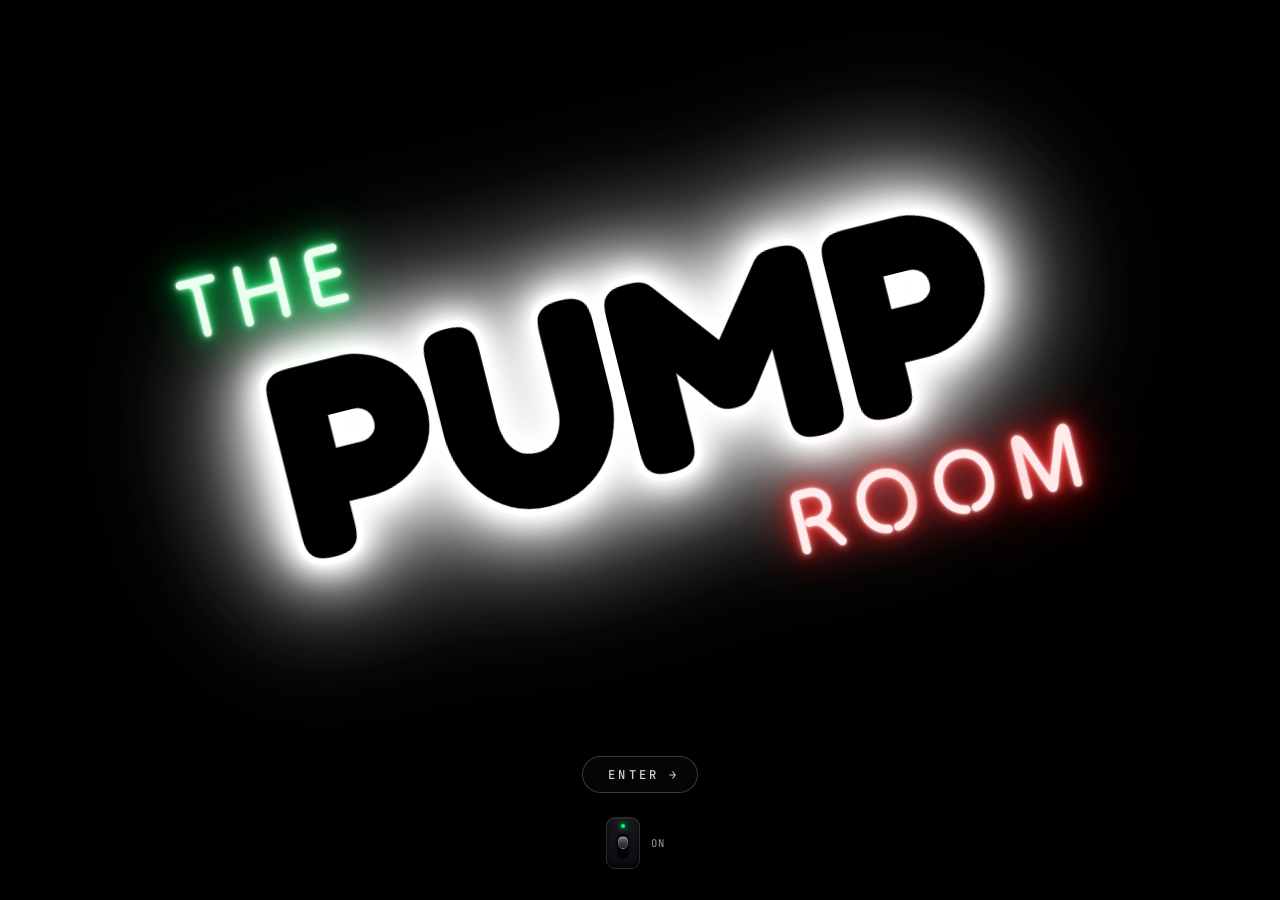
<file: index.html>
<!DOCTYPE html>
<html lang="en">
<head>
  <meta charset="UTF-8" />
  <meta name="viewport" content="width=device-width, initial-scale=1.0" />
  <title>The Pump Room — pumproom.democrat</title>
  <meta
    name="description"
    content="Welcome to The Pump Room (pumproom.democrat) — apps, media projects, and experiments off the workbench."
  />
  <meta property="og:title" content="The Pump Room — pumproom.democrat" />
  <meta
    property="og:description"
    content="Things I’m building, testing, and sharing — apps, media, and experiments off the workbench."
  />
  <meta property="og:type" content="website" />
  <meta property="og:url" content="https://pumproom.democrat" />
  <meta name="theme-color" content="#000000" />
  <link rel="icon" type="image/svg+xml" href="./favicon.svg" />
  <link rel="preconnect" href="https://fonts.googleapis.com" />
  <link rel="preconnect" href="https://fonts.gstatic.com" crossorigin />
  <link
    href="https://fonts.googleapis.com/css2?family=Fredoka:wght@700&family=JetBrains+Mono:wght@500&family=Tilt+Neon&display=swap"
    rel="stylesheet"
  />
  <link rel="stylesheet" href="./neon.css" />
</head>
<body>
  <main
    class="neon-hero"
    id="neon-hero"
    data-power="off"
    data-the="off"
    data-pump="off"
    data-room="off"
  >
    <h1 class="sr-only">The Pump Room</h1>

    <div class="sign-stage">
      <div class="neon-lockup" aria-hidden="true">
        <div class="lockup-core">
          <span class="neon-word word-the">THE</span>

          <svg
            class="word-pump-svg"
            viewBox="0 0 680 210"
            role="presentation"
            focusable="false"
            overflow="visible"
          >
            <defs>
              <!-- Soft pillowy interior fill when PUMP is lit -->
              <linearGradient id="pump-lit-grad" x1="0%" y1="0%" x2="0%" y2="100%">
                <stop offset="0%" stop-color="#ffffff" />
                <stop offset="52%" stop-color="#ffffff" />
                <stop offset="100%" stop-color="#eef5ff" />
              </linearGradient>

              <!-- Unlit dark-glass interior gradient -->
              <linearGradient id="pump-unlit-grad" x1="0%" y1="0%" x2="0%" y2="100%">
                <stop offset="0%" stop-color="#1e1e24" />
                <stop offset="48%" stop-color="#16161a" />
                <stop offset="100%" stop-color="#111115" />
              </linearGradient>

              <!-- Multi-stage optical bloom for bright white halo around black PUMP letters -->
              <filter
                id="pump-bloom"
                x="-60%"
                y="-95%"
                width="220%"
                height="290%"
                color-interpolation-filters="sRGB"
              >
                <feGaussianBlur in="SourceGraphic" stdDeviation="3" result="blur-tight" />
                <feGaussianBlur in="SourceGraphic" stdDeviation="10" result="blur-mid" />
                <feGaussianBlur in="SourceGraphic" stdDeviation="24" result="blur-wide" />
                <feGaussianBlur in="SourceGraphic" stdDeviation="48" result="blur-halo" />
                <feComponentTransfer in="blur-halo" result="blur-halo-soft">
                  <feFuncA type="linear" slope="0.6" />
                </feComponentTransfer>
                <feMerge>
                  <feMergeNode in="blur-halo-soft" />
                  <feMergeNode in="blur-wide" />
                  <feMergeNode in="blur-mid" />
                  <feMergeNode in="blur-mid" />
                  <feMergeNode in="blur-tight" />
                  <feMergeNode in="SourceGraphic" />
                </feMerge>
              </filter>
            </defs>

            <!-- Glowing pillowy bloom pass (visible when PUMP is powered on) -->
            <text
              class="pump-text pump-bloom-layer"
              x="340"
              y="174"
              text-anchor="middle"
              filter="url(#pump-bloom)"
            >PUMP</text>

            <!-- Solid rounded body layer (dark-glass unlit -> blinding white inflated lit) -->
            <text
              class="pump-text pump-body-layer"
              x="340"
              y="174"
              text-anchor="middle"
            >PUMP</text>
          </svg>

          <span class="neon-word word-room">RO<span class="room-o2">O</span>M</span>
        </div>
      </div>
    </div>

    <div class="hero-controls">
      <a href="./studio.html" class="enter-link" id="enter-link">
        <span>ENTER</span>
        <span class="enter-arrow" aria-hidden="true">→</span>
      </a>

      <button
        type="button"
        class="power-switch"
        id="power-switch"
        role="switch"
        aria-checked="false"
        aria-label="Toggle neon sign power"
      >
        <span class="switch-housing" aria-hidden="true">
          <span class="switch-led"></span>
          <span class="switch-slot">
            <span class="switch-lever"></span>
          </span>
        </span>
        <span class="switch-caption" id="switch-caption">OFF</span>
      </button>
    </div>
  </main>

  <script src="./neon.js" defer></script>
</body>
</html>
</file>
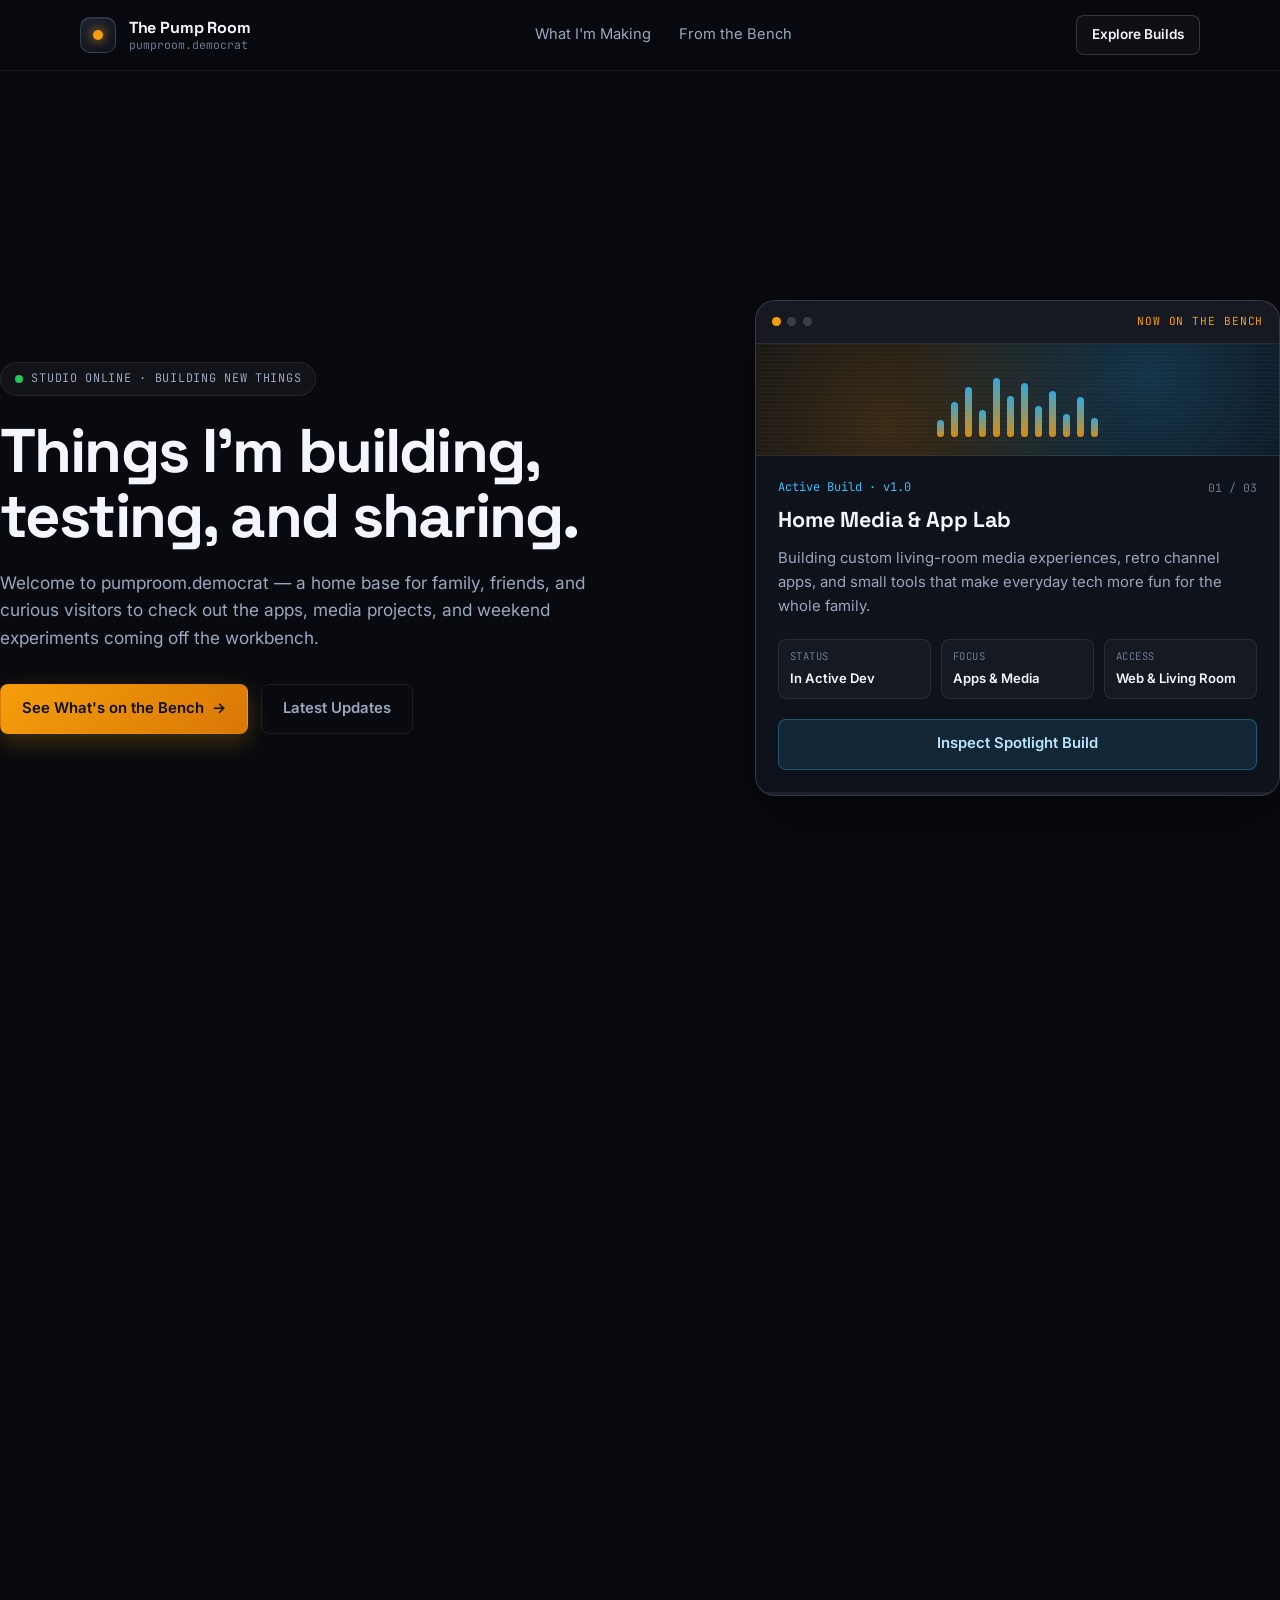
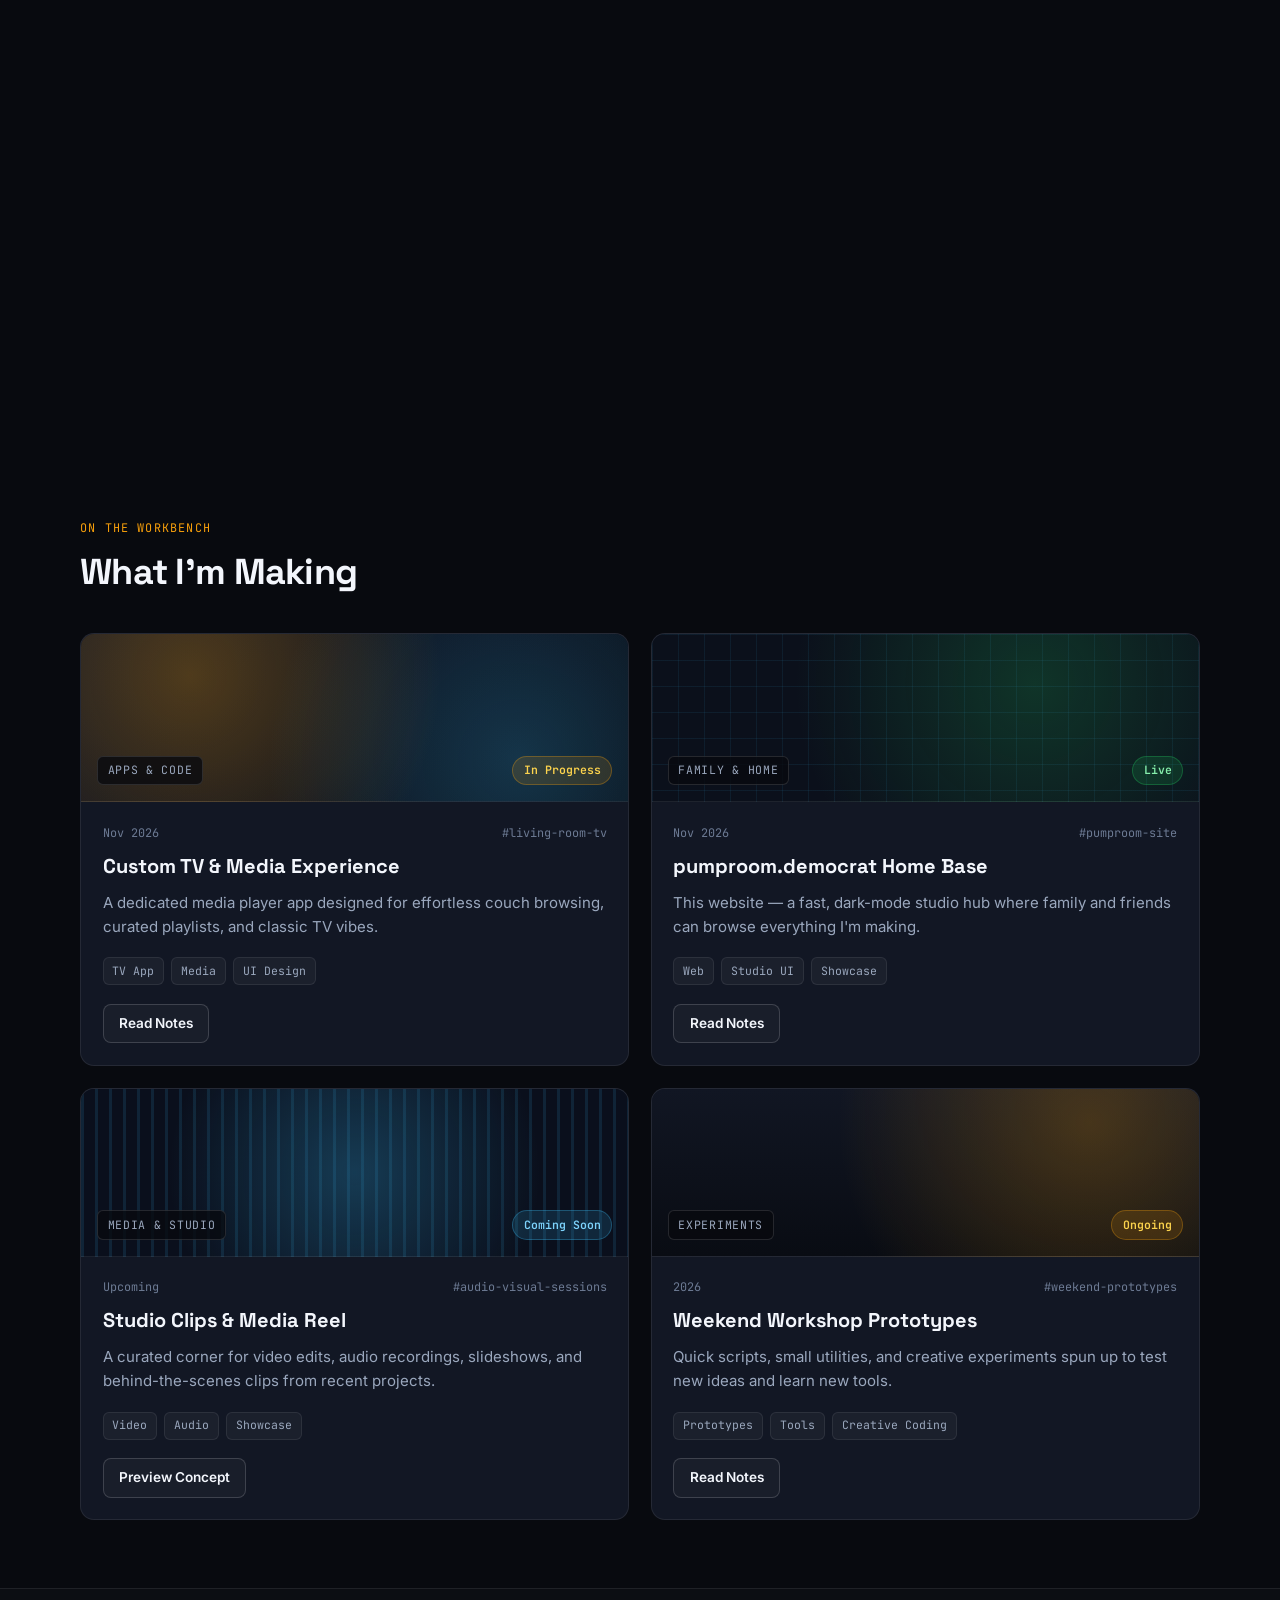
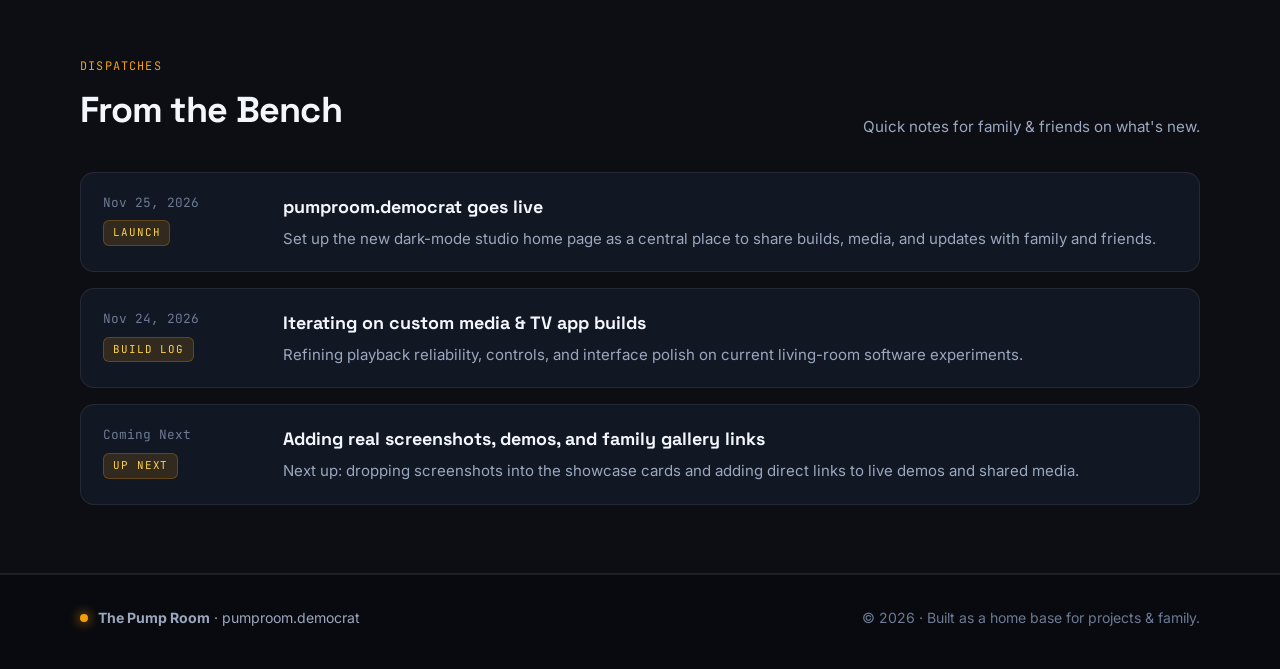
<file: studio.html>
<!DOCTYPE html>
<html lang="en">
<head>
  <meta charset="UTF-8" />
  <meta name="viewport" content="width=device-width, initial-scale=1.0" />
  <title>The Pump Room — Studio · pumproom.democrat</title>
  <meta
    name="description"
    content="Welcome to pumproom.democrat — a dark-mode studio hub for family, friends, and visitors to see the apps, media, and projects I'm building."
  />
  <meta property="og:title" content="The Pump Room — pumproom.democrat" />
  <meta
    property="og:description"
    content="Things I’m building, testing, and sharing — apps, media, and experiments off the workbench."
  />
  <meta property="og:type" content="website" />
  <meta property="og:url" content="https://pumproom.democrat/studio.html" />
  <meta name="theme-color" content="#080a0f" />
  <link rel="icon" type="image/svg+xml" href="./favicon.svg" />
  <link rel="preconnect" href="https://fonts.googleapis.com" />
  <link rel="preconnect" href="https://fonts.gstatic.com" crossorigin />
  <link
    href="https://fonts.googleapis.com/css2?family=Inter:wght@400;500;600;700&family=JetBrains+Mono:wght@400;500;600&family=Space+Grotesk:wght@500;600;700&display=swap"
    rel="stylesheet"
  />
  <link rel="stylesheet" href="./styles.css" />
</head>
<body>
  <div class="studio-backdrop" aria-hidden="true">
    <div class="glow glow-amber"></div>
    <div class="glow glow-cyan"></div>
    <div class="grid-overlay"></div>
  </div>

  <!-- Top Navigation -->
  <header class="site-header">
    <div class="container nav-inner">
      <a href="./" class="brand-lockup" aria-label="Back to The Pump Room Neon Sign">
        <span class="brand-mark" aria-hidden="true">
          <span class="live-dot"></span>
        </span>
        <span class="brand-text">
          <span class="brand-name" id="nav-brand-name">The Pump Room</span>
          <span class="brand-domain" id="nav-brand-domain">pumproom.democrat</span>
        </span>
      </a>

      <nav class="nav-links" aria-label="Primary Navigation">
        <a href="#work">What I'm Making</a>
        <a href="#updates">From the Bench</a>
      </nav>

      <a href="#work" class="btn btn-sm btn-outline nav-cta">Explore Builds</a>
    </div>
  </header>

  <main id="top">
    <!-- Sticky Stage + Scroll-Scrubbed Hero & NOW ON THE BENCH -->
    <section class="hero-runway" id="hero-runway" aria-label="The Pump Room Hero and Active Bench">
      <div class="hero-sticky-stage" id="hero-sticky-stage">
        <div class="container stage-inner">
          <div class="hero-grid" id="hero-grid">
            <div class="hero-copy" id="hero-copy">
              <div class="status-pill">
                <span class="pulse-dot" aria-hidden="true"></span>
                <span id="hero-status">STUDIO ONLINE · BUILDING NEW THINGS</span>
              </div>

              <h1 class="hero-title" id="hero-title">
                Things I’m building, testing, and sharing.
              </h1>

              <p class="hero-description" id="hero-description">
                Welcome to pumproom.democrat — a home base for family, friends, and curious visitors
                to check out the apps, media projects, and weekend experiments coming off the workbench.
              </p>

              <div class="hero-actions">
                <a href="#work" class="btn btn-primary">
                  <span>See What's on the Bench</span>
                  <span aria-hidden="true">→</span>
                </a>
                <a href="#updates" class="btn btn-ghost">Latest Updates</a>
              </div>
            </div>

            <!-- NOW ON THE BENCH Stage -->
            <aside class="studio-monitor" id="studio-monitor" aria-label="Now on the Bench">
              <div class="monitor-bar">
                <div class="monitor-lights" aria-hidden="true">
                  <span></span><span></span><span></span>
                </div>
                <span class="monitor-badge" id="featured-badge">NOW ON THE BENCH</span>
              </div>

              <div class="monitor-screen">
                <div class="screen-visual" aria-hidden="true">
                  <div class="eq-bars">
                    <span></span><span></span><span></span><span></span>
                    <span></span><span></span><span></span><span></span>
                    <span></span><span></span><span></span><span></span>
                  </div>
                  <div class="scanline"></div>
                </div>

                <div class="monitor-body">
                  <div class="monitor-heading-row">
                    <p class="monitor-kicker" id="featured-subtitle">Active Build · v1.0</p>
                    <span class="stage-counter" id="stage-progress-counter">01 / 03</span>
                  </div>
                  <h2 class="monitor-title" id="featured-title">Home Media &amp; App Lab</h2>
                  <p class="monitor-summary" id="featured-summary">
                    Building custom living-room media experiences, retro channel apps, and small tools
                    that make everyday tech more fun for the whole family.
                  </p>

                  <dl class="monitor-metrics" id="featured-metrics"></dl>

                  <button type="button" class="btn btn-secondary btn-full" id="featured-open-btn">
                    Inspect Spotlight Build
                  </button>
                </div>

                <div class="bench-progress-track" aria-hidden="true">
                  <div class="bench-progress-fill"></div>
                </div>
              </div>
            </aside>
          </div>
        </div>
      </div>
    </section>

    <!-- Minimal Workbench Showcase List -->
    <section id="work" class="section">
      <div class="container">
        <div class="section-header reveal-item" data-reveal>
          <div>
            <p class="section-kicker">ON THE WORKBENCH</p>
            <h2 class="section-title">What I'm Making</h2>
          </div>
        </div>

        <div class="projects-grid" id="projects-grid"></div>
      </div>
    </section>

    <!-- Minimal Bench Updates List -->
    <section id="updates" class="section section-alt">
      <div class="container">
        <div class="section-header reveal-item" data-reveal>
          <div>
            <p class="section-kicker">DISPATCHES</p>
            <h2 class="section-title">From the Bench</h2>
          </div>
          <p class="section-subcopy">Quick notes for family &amp; friends on what's new.</p>
        </div>

        <div class="updates-list" id="updates-list"></div>
      </div>
    </section>
  </main>

  <footer class="site-footer">
    <div class="container footer-inner">
      <div class="footer-brand">
        <span class="live-dot live-dot-sm" aria-hidden="true"></span>
        <span><strong id="footer-brand">The Pump Room</strong> · <span id="footer-domain">pumproom.democrat</span></span>
      </div>
      <p class="footer-note">
        © <span id="current-year">2026</span> · Built as a home base for projects &amp; family.
      </p>
    </div>
  </footer>

  <!-- Existing Build Details Modal -->
  <div class="modal-backdrop" id="project-modal" hidden>
    <div class="modal-dialog" role="dialog" aria-modal="true" aria-labelledby="modal-title">
      <div class="modal-header">
        <div>
          <span class="modal-category" id="modal-category"></span>
          <h3 class="modal-title" id="modal-title"></h3>
        </div>
        <button type="button" class="modal-close" id="modal-close" aria-label="Close details">
          ✕
        </button>
      </div>
      <div class="modal-visual" id="modal-visual"></div>
      <div class="modal-body">
        <div class="modal-meta-row">
          <span class="status-badge" id="modal-status"></span>
          <span class="modal-date" id="modal-date"></span>
        </div>
        <p class="modal-summary" id="modal-summary"></p>
        <p class="modal-details" id="modal-details"></p>
        <div class="tag-row" id="modal-tags"></div>
        <div class="modal-actions" id="modal-actions"></div>
      </div>
    </div>
  </div>

  <script src="./content.js"></script>
  <script src="./app.js"></script>
</body>
</html>
</file>
<file: neon.css>
/* ==========================================================================
   THE PUMP ROOM — Full-Viewport Pitch-Black Neon Sign Hero
   ========================================================================== */

:root {
  --canvas: #000000;
  --glass-unlit: #16161a;
  --glass-rim: rgba(255, 255, 255, 0.045);

  --neon-green: #00ff66;
  --neon-green-core: #eafff0;
  --neon-red: #ff1e1e;
  --neon-red-core: #ffecec;
  --neon-white: #ffffff;

  --pump-size: clamp(5.5rem, 20vw, 17rem);

  --font-pump: "Fredoka", "Arial Rounded MT Bold", "Nunito", ui-rounded, system-ui, sans-serif;
  --font-tube: "Tilt Neon", ui-rounded, system-ui, sans-serif;
  --font-ui: "JetBrains Mono", ui-monospace, SFMono-Regular, monospace;
}

*,
*::before,
*::after {
  box-sizing: border-box;
}

html,
body {
  margin: 0;
  padding: 0;
  width: 100%;
  min-height: 100dvh;
  height: 100dvh;
  background-color: var(--canvas);
  color: var(--neon-white);
  overflow: hidden;
  -webkit-font-smoothing: antialiased;
  -moz-osx-font-smoothing: grayscale;
}

.sr-only {
  position: absolute;
  width: 1px;
  height: 1px;
  padding: 0;
  margin: -1px;
  overflow: hidden;
  clip: rect(0, 0, 0, 0);
  white-space: nowrap;
  border: 0;
}

/* ==========================================================================
   Stage & Tilted Sign Lockup (-14deg)
   ========================================================================== */

.neon-hero {
  position: relative;
  width: 100%;
  height: 100dvh;
  min-height: 100dvh;
  background-color: var(--canvas);
  display: grid;
  grid-template-rows: 1fr auto;
  align-items: center;
  justify-items: center;
  padding: 1.5rem 1rem max(1.6rem, env(safe-area-inset-bottom));
  transition: opacity 0.22s ease;
}

.neon-hero.is-leaving {
  opacity: 0;
}

.sign-stage {
  width: 100%;
  display: grid;
  place-items: center;
  padding-top: 2vh;
  user-select: none;
  -webkit-user-select: none;
}

.neon-lockup {
  position: relative;
  font-size: var(--pump-size);
  line-height: 1;
  transform: rotate(-14deg);
  transform-origin: center center;
  will-change: transform;
}

.lockup-core {
  position: relative;
  display: inline-block;
  line-height: 0;
}

/* ==========================================================================
   PUMP — Pillowy, Solid Blinding White Inflated Typography (Inline SVG)
   ========================================================================== */

.word-pump-svg {
  display: block;
  width: 3.65em;
  height: auto;
  overflow: visible;
}

.pump-text {
  font-family: var(--font-pump);
  font-weight: 700;
  font-size: 196px;
  letter-spacing: 3px;
  stroke-linejoin: round;
  stroke-linecap: round;
  paint-order: stroke fill;
}

/* Unlit dark-glass state */
.pump-bloom-layer {
  fill: var(--neon-white);
  stroke: var(--neon-white);
  stroke-width: 14px;
  opacity: 0;
  transition: opacity 0.08s ease-out;
}

.pump-body-layer {
  fill: url(#pump-unlit-grad);
  stroke: #000000;
  stroke-width: 4px;
  transition: fill 0.12s ease-out;
}

/* Lit backlit state: jet-black letter interiors framed by bright white neon bloom */
.neon-hero[data-pump="lit"] .pump-bloom-layer {
  opacity: 1;
  animation: pump-bloom-surge 0.34s cubic-bezier(0.16, 1, 0.3, 1) forwards;
}

.neon-hero[data-pump="lit"] .pump-body-layer {
  fill: #000000;
  stroke: #000000;
  stroke-width: 4px;
}

.neon-hero[data-pump="lit"] .word-pump-svg {
  filter: drop-shadow(0 0 0.08em rgba(255, 255, 255, 0.85))
    drop-shadow(0 0 0.24em rgba(255, 255, 255, 0.45));
  animation: pump-halo-surge 0.36s cubic-bezier(0.16, 1, 0.3, 1) forwards;
}

@keyframes pump-bloom-surge {
  0% {
    opacity: 0;
  }
  28% {
    opacity: 0.62;
  }
  65%,
  100% {
    opacity: 1;
  }
}

@keyframes pump-halo-surge {
  0% {
    filter: brightness(0.75) drop-shadow(0 0 0.03em rgba(255, 255, 255, 0.35));
  }
  52% {
    filter: brightness(1.16)
      drop-shadow(0 0 0.14em rgba(255, 255, 255, 0.92))
      drop-shadow(0 0 0.34em rgba(255, 255, 255, 0.56));
  }
  100% {
    filter: brightness(1)
      drop-shadow(0 0 0.09em rgba(255, 255, 255, 0.72))
      drop-shadow(0 0 0.24em rgba(255, 255, 255, 0.38));
  }
}

@keyframes pump-body-surge {
  0% {
    opacity: 0.45;
  }
  45% {
    opacity: 1;
  }
  100% {
    opacity: 1;
  }
}

/* ==========================================================================
   THE (Green Neon) & ROOM (Red Neon) — Single-Stroke Glass Tube Typography
   ========================================================================== */

.neon-word {
  position: absolute;
  font-family: var(--font-tube);
  font-weight: 400;
  line-height: 1;
  white-space: nowrap;
  color: var(--glass-unlit);
  text-shadow:
    0 1px 0 var(--glass-rim),
    0 0 2px rgba(22, 22, 26, 0.9);
  transition: color 0.05s ease-out, text-shadow 0.05s ease-out;
}

/* THE — tucked tight above P and U of PUMP */
.word-the {
  font-size: 0.34em;
  letter-spacing: 0.13em;
  left: 4.5%;
  bottom: calc(100% - 0.14em);
  z-index: 2;
}

.neon-hero[data-the="lit"] .word-the {
  color: var(--neon-green-core);
  text-shadow:
    0 0 0.03em var(--neon-green-core),
    0 0 0.09em #8affb8,
    0 0 0.22em var(--neon-green),
    0 0 0.44em rgba(0, 255, 102, 0.88),
    0 0 0.82em rgba(0, 255, 102, 0.46),
    0 0 1.35em rgba(0, 255, 102, 0.22);
  animation: green-snap 0.14s ease-out forwards;
}

@keyframes green-snap {
  0% {
    opacity: 0.2;
  }
  45% {
    opacity: 1;
  }
  65% {
    opacity: 0.86;
  }
  100% {
    opacity: 1;
  }
}

/* ROOM — tucked tight underneath U, M, and P of PUMP */
.word-room {
  font-size: 0.36em;
  letter-spacing: 0.15em;
  right: 4%;
  top: calc(100% - 0.14em);
  z-index: 2;
}

.room-o2 {
  display: inline-block;
  color: inherit;
  text-shadow: inherit;
}

/* ROOM ignition sputter before steady state */
.neon-hero[data-room="igniting"] .word-room {
  color: var(--neon-red-core);
  text-shadow:
    0 0 0.03em var(--neon-red-core),
    0 0 0.09em #ff7d7d,
    0 0 0.22em var(--neon-red),
    0 0 0.44em rgba(255, 30, 30, 0.88),
    0 0 0.82em rgba(255, 30, 30, 0.46),
    0 0 1.35em rgba(255, 30, 30, 0.22);
  animation: room-ignite-sputter 0.38s steps(1, end) forwards;
}

@keyframes room-ignite-sputter {
  0% {
    color: var(--glass-unlit);
    text-shadow: 0 1px 0 var(--glass-rim);
  }
  18% {
    color: var(--neon-red-core);
    text-shadow:
      0 0 0.03em var(--neon-red-core),
      0 0 0.18em var(--neon-red),
      0 0 0.42em rgba(255, 30, 30, 0.82);
  }
  34% {
    color: var(--glass-unlit);
    text-shadow: 0 1px 0 var(--glass-rim);
  }
  52% {
    color: #ffb8b8;
    text-shadow:
      0 0 0.08em var(--neon-red),
      0 0 0.26em rgba(255, 30, 30, 0.65);
  }
  66% {
    color: var(--glass-unlit);
    text-shadow: 0 1px 0 var(--glass-rim);
  }
  78%,
  100% {
    color: var(--neon-red-core);
    text-shadow:
      0 0 0.03em var(--neon-red-core),
      0 0 0.09em #ff7d7d,
      0 0 0.22em var(--neon-red),
      0 0 0.44em rgba(255, 30, 30, 0.88),
      0 0 0.82em rgba(255, 30, 30, 0.46),
      0 0 1.35em rgba(255, 30, 30, 0.22);
  }
}

/* ROOM steady lit state + fast (~0.5s) failing-ballast flicker across ROOM and second O */
.neon-hero[data-room="lit"] .word-room {
  color: var(--neon-red-core);
  text-shadow:
    0 0 0.03em var(--neon-red-core),
    0 0 0.09em #ff7d7d,
    0 0 0.22em var(--neon-red),
    0 0 0.44em rgba(255, 30, 30, 0.88),
    0 0 0.82em rgba(255, 30, 30, 0.46),
    0 0 1.35em rgba(255, 30, 30, 0.22);
  animation: room-word-flicker 2.1s linear infinite;
  will-change: opacity;
}

.neon-hero[data-room="lit"] .room-o2 {
  animation: room-o2-ballast 1.55s linear infinite;
  will-change: opacity;
}

@keyframes room-word-flicker {
  0%,
  12%,
  21%,
  39%,
  50%,
  67%,
  76%,
  90%,
  97%,
  100% {
    color: var(--neon-red-core);
    text-shadow:
      0 0 0.03em var(--neon-red-core),
      0 0 0.09em #ff7d7d,
      0 0 0.22em var(--neon-red),
      0 0 0.44em rgba(255, 30, 30, 0.88),
      0 0 0.82em rgba(255, 30, 30, 0.46),
      0 0 1.35em rgba(255, 30, 30, 0.22);
  }

  /* ~0.3s: crisp buzz blackout */
  14%,
  17% {
    color: var(--glass-unlit);
    text-shadow:
      0 1px 0 var(--glass-rim),
      0 0 2px rgba(22, 22, 26, 0.9);
  }

  18%,
  19.5% {
    color: #c84242;
    text-shadow:
      0 0 0.08em rgba(255, 30, 30, 0.52),
      0 0 0.24em rgba(255, 30, 30, 0.26);
  }

  /* ~0.85s: full-word sputter blackout */
  41%,
  44.5% {
    color: var(--glass-unlit);
    text-shadow:
      0 1px 0 var(--glass-rim),
      0 0 2px rgba(22, 22, 26, 0.9);
  }

  45.5%,
  46.8% {
    color: #ff9c9c;
    text-shadow:
      0 0 0.1em var(--neon-red),
      0 0 0.34em rgba(255, 30, 30, 0.65);
  }

  47.5%,
  49% {
    color: var(--glass-unlit);
    text-shadow:
      0 1px 0 var(--glass-rim),
      0 0 2px rgba(22, 22, 26, 0.9);
  }

  /* ~1.45s: voltage sag + quick cut */
  69%,
  71.5% {
    color: #a82e2e;
    text-shadow:
      0 0 0.08em rgba(255, 30, 30, 0.42),
      0 0 0.22em rgba(255, 30, 30, 0.2);
  }

  72.5%,
  75% {
    color: var(--glass-unlit);
    text-shadow:
      0 1px 0 var(--glass-rim),
      0 0 2px rgba(22, 22, 26, 0.9);
  }

  /* ~1.95s: quick snap dropout */
  91.5%,
  95.5% {
    color: var(--glass-unlit);
    text-shadow:
      0 1px 0 var(--glass-rim),
      0 0 2px rgba(22, 22, 26, 0.9);
  }
}

@keyframes room-o2-ballast {
  0%,
  7%,
  21%,
  38%,
  53%,
  71%,
  85%,
  100% {
    color: var(--neon-red-core);
    text-shadow:
      0 0 0.03em var(--neon-red-core),
      0 0 0.09em #ff7d7d,
      0 0 0.22em var(--neon-red),
      0 0 0.44em rgba(255, 30, 30, 0.88),
      0 0 0.82em rgba(255, 30, 30, 0.46),
      0 0 1.35em rgba(255, 30, 30, 0.22);
  }

  /* Immediate ~0.15s double-drop */
  9%,
  13.5% {
    color: var(--glass-unlit);
    text-shadow:
      0 1px 0 var(--glass-rim),
      0 0 2px rgba(22, 22, 26, 0.9);
  }

  15%,
  16.8% {
    color: #ff8f8f;
    text-shadow:
      0 0 0.08em var(--neon-red),
      0 0 0.26em rgba(255, 30, 30, 0.55);
  }

  17.5%,
  19.8% {
    color: var(--glass-unlit);
    text-shadow:
      0 1px 0 var(--glass-rim),
      0 0 2px rgba(22, 22, 26, 0.9);
  }

  /* ~0.65s dead-tube sputter */
  40%,
  46% {
    color: var(--glass-unlit);
    text-shadow:
      0 1px 0 var(--glass-rim),
      0 0 2px rgba(22, 22, 26, 0.9);
  }

  47.2%,
  48.8% {
    color: #a12929;
    text-shadow: 0 0 0.08em rgba(255, 30, 30, 0.38);
  }

  49.6%,
  52% {
    color: var(--glass-unlit);
    text-shadow:
      0 1px 0 var(--glass-rim),
      0 0 2px rgba(22, 22, 26, 0.9);
  }

  /* ~1.15s quick stutter */
  73%,
  77.5% {
    color: var(--glass-unlit);
    text-shadow:
      0 1px 0 var(--glass-rim),
      0 0 2px rgba(22, 22, 26, 0.9);
  }

  78.8%,
  80.4% {
    color: #ff9c9c;
    text-shadow:
      0 0 0.08em rgba(255, 30, 30, 0.65),
      0 0 0.28em rgba(255, 30, 30, 0.35);
  }

  81.2%,
  84% {
    color: var(--glass-unlit);
    text-shadow:
      0 1px 0 var(--glass-rim),
      0 0 2px rgba(22, 22, 26, 0.9);
  }
}

/* ==========================================================================
   Bottom-Center Controls: ENTER CTA + Minimal Physical Toggle Switch
   ========================================================================== */

.hero-controls {
  display: flex;
  flex-direction: column;
  align-items: center;
  gap: 1.15rem;
  z-index: 10;
}

.enter-link {
  display: inline-flex;
  align-items: center;
  gap: 0.55rem;
  padding: 0.58rem 1.35rem;
  border-radius: 999px;
  border: 1px solid rgba(255, 255, 255, 0.14);
  background: rgba(255, 255, 255, 0.02);
  font-family: var(--font-ui);
  font-size: 0.76rem;
  font-weight: 500;
  letter-spacing: 0.28em;
  text-indent: 0.28em;
  color: rgba(255, 255, 255, 0.48);
  text-decoration: none;
  transition:
    color 0.24s ease,
    border-color 0.24s ease,
    background-color 0.24s ease,
    box-shadow 0.24s ease,
    transform 0.2s ease;
}

.neon-hero[data-power="on"] .enter-link {
  color: rgba(255, 255, 255, 0.82);
  border-color: rgba(255, 255, 255, 0.22);
}

.enter-link:hover,
.enter-link:focus-visible {
  color: #ffffff;
  border-color: rgba(255, 255, 255, 0.52);
  background: rgba(255, 255, 255, 0.06);
  box-shadow: 0 0 22px rgba(255, 255, 255, 0.14);
  transform: translateY(-1px);
  outline: none;
}

.enter-link:focus-visible {
  outline: 2px solid rgba(255, 255, 255, 0.7);
  outline-offset: 3px;
}

.enter-arrow {
  display: inline-block;
  letter-spacing: 0;
  text-indent: 0;
  transition: transform 0.2s ease;
}

.enter-link:hover .enter-arrow,
.enter-link:focus-visible .enter-arrow {
  transform: translateX(3px);
}

/* Minimal Physical Toggle Switch */
.power-switch {
  display: inline-flex;
  align-items: center;
  gap: 0.65rem;
  padding: 0.35rem 0.65rem;
  background: transparent;
  border: 0;
  color: inherit;
  cursor: pointer;
  -webkit-tap-highlight-color: transparent;
}

.power-switch:focus-visible {
  outline: 2px solid rgba(255, 255, 255, 0.65);
  outline-offset: 4px;
  border-radius: 10px;
}

.switch-housing {
  position: relative;
  display: inline-flex;
  flex-direction: column;
  align-items: center;
  justify-content: center;
  gap: 5px;
  width: 34px;
  height: 52px;
  border-radius: 9px;
  background: linear-gradient(180deg, #17171d 0%, #0b0b0e 100%);
  border: 1px solid rgba(255, 255, 255, 0.12);
  box-shadow:
    inset 0 1px 0 rgba(255, 255, 255, 0.08),
    inset 0 -2px 4px rgba(0, 0, 0, 0.8),
    0 6px 18px rgba(0, 0, 0, 0.85);
}

.switch-led {
  width: 4px;
  height: 4px;
  border-radius: 50%;
  background: #23232b;
  transition: background-color 0.16s ease, box-shadow 0.16s ease;
}

.power-switch[aria-checked="true"] .switch-led {
  background: var(--neon-green);
  box-shadow:
    0 0 5px var(--neon-green),
    0 0 11px rgba(0, 255, 102, 0.65);
}

.switch-slot {
  position: relative;
  width: 14px;
  height: 28px;
  border-radius: 7px;
  background: #050507;
  border: 1px solid rgba(255, 255, 255, 0.06);
  box-shadow: inset 0 2px 5px rgba(0, 0, 0, 0.95);
}

.switch-lever {
  position: absolute;
  left: 1px;
  right: 1px;
  top: 2px;
  height: 13px;
  border-radius: 5px;
  background: linear-gradient(180deg, #4b4b57 0%, #26262f 55%, #191920 100%);
  border: 1px solid rgba(255, 255, 255, 0.16);
  box-shadow:
    inset 0 1px 0 rgba(255, 255, 255, 0.25),
    0 2px 4px rgba(0, 0, 0, 0.85);
  transform: translateY(10px);
  transition: transform 0.14s cubic-bezier(0.22, 1, 0.36, 1), background 0.16s ease;
}

.power-switch[aria-checked="true"] .switch-lever {
  transform: translateY(0);
  background: linear-gradient(180deg, #747484 0%, #3a3a46 55%, #23232c 100%);
}

.switch-caption {
  min-width: 2.2em;
  text-align: left;
  font-family: var(--font-ui);
  font-size: 0.66rem;
  letter-spacing: 0.18em;
  color: #4f4f5c;
  transition: color 0.18s ease;
}

.power-switch[aria-checked="true"] .switch-caption {
  color: #9e9eae;
}

/* ==========================================================================
   Responsive Safeguards
   ========================================================================== */

@media (max-width: 460px) {
  :root {
    --pump-size: clamp(4.2rem, 21vw, 5.5rem);
  }
}

@media (max-height: 540px) {
  :root {
    --pump-size: clamp(3.6rem, 15vh, 6.5rem);
  }

  .hero-controls {
    flex-direction: row;
    gap: 1.25rem;
  }
}

/* ==========================================================================
   Reduced Motion Preference
   ========================================================================== */

@media (prefers-reduced-motion: reduce) {
  .neon-hero,
  .pump-bloom-layer,
  .pump-body-layer,
  .neon-word,
  .enter-link,
  .enter-arrow,
  .switch-lever,
  .switch-led {
    transition: none !important;
  }

  .neon-hero[data-pump="lit"] .word-pump-svg,
  .neon-hero[data-pump="lit"] .pump-bloom-layer,
  .neon-hero[data-pump="lit"] .pump-body-layer,
  .neon-hero[data-the="lit"] .word-the,
  .neon-hero[data-room="igniting"] .word-room,
  .neon-hero[data-room="lit"] .word-room,
  .neon-hero[data-room="lit"] .room-o2 {
    animation: none !important;
  }
}
</file>
<file: styles.css>
/* ==========================================================================
   The Pump Room — Dark-Mode Studio & Minimal Scroll-Driven Front Page
   ========================================================================== */

:root {
  --bg: #080a0f;
  --bg-elevated: #0e121b;
  --bg-card: #121724;
  --bg-card-hover: #171e2f;
  --border: rgba(255, 255, 255, 0.08);
  --border-strong: rgba(255, 255, 255, 0.16);

  --text: #f3f6fc;
  --text-muted: #9aa7bd;
  --text-soft: #6c7a93;

  --amber: #f59e0b;
  --amber-soft: rgba(245, 158, 11, 0.14);
  --cyan: #38bdf8;
  --cyan-soft: rgba(56, 189, 248, 0.14);
  --green: #22c55e;
  --green-soft: rgba(34, 197, 94, 0.14);

  --font-display: "Space Grotesk", system-ui, -apple-system, sans-serif;
  --font-body: "Inter", system-ui, -apple-system, sans-serif;
  --font-mono: "JetBrains Mono", ui-monospace, SFMono-Regular, monospace;

  --radius-sm: 8px;
  --radius-md: 14px;
  --radius-lg: 20px;
  --shadow-lg: 0 24px 64px rgba(0, 0, 0, 0.55);
  --container: 1120px;
  --header-height: 70px;
}

*,
*::before,
*::after {
  box-sizing: border-box;
}

html {
  scroll-behavior: smooth;
  background-color: var(--bg);
  color: var(--text);
  overflow-x: clip;
}

body {
  margin: 0;
  font-family: var(--font-body);
  font-size: 16px;
  line-height: 1.6;
  background-color: var(--bg);
  color: var(--text);
  overflow-x: clip;
  -webkit-font-smoothing: antialiased;
}

img {
  max-width: 100%;
  display: block;
}

a {
  color: inherit;
  text-decoration: none;
}

button {
  font: inherit;
  color: inherit;
}

/* Ambient Studio Backdrop */
.studio-backdrop {
  position: fixed;
  inset: 0;
  pointer-events: none;
  z-index: -1;
  overflow: hidden;
}

.glow {
  position: absolute;
  border-radius: 50%;
  filter: blur(110px);
  opacity: 0.22;
}

.glow-amber {
  width: 520px;
  height: 520px;
  top: -160px;
  right: -120px;
  background: radial-gradient(circle, var(--amber), transparent 70%);
}

.glow-cyan {
  width: 480px;
  height: 480px;
  top: 260px;
  left: -180px;
  background: radial-gradient(circle, var(--cyan), transparent 70%);
  opacity: 0.16;
}

.grid-overlay {
  position: absolute;
  inset: 0;
  background-image:
    linear-gradient(rgba(255, 255, 255, 0.025) 1px, transparent 1px),
    linear-gradient(90deg, rgba(255, 255, 255, 0.025) 1px, transparent 1px);
  background-size: 48px 48px;
  mask-image: radial-gradient(ellipse 80% 60% at 50% 10%, #000 40%, transparent 100%);
}

/* Layout */
.container {
  width: min(100% - 2rem, var(--container));
  margin-inline: auto;
}

/* Header */
.site-header {
  position: sticky;
  top: 0;
  z-index: 40;
  background: rgba(8, 10, 15, 0.78);
  backdrop-filter: blur(14px);
  border-bottom: 1px solid var(--border);
}

.nav-inner {
  display: flex;
  align-items: center;
  justify-content: space-between;
  gap: 1.25rem;
  min-height: var(--header-height);
}

.brand-lockup {
  display: inline-flex;
  align-items: center;
  gap: 0.8rem;
}

.brand-mark {
  width: 36px;
  height: 36px;
  border-radius: 10px;
  background: linear-gradient(145deg, #1b2234, #0d111a);
  border: 1px solid var(--border-strong);
  display: grid;
  place-items: center;
  box-shadow: inset 0 1px 0 rgba(255, 255, 255, 0.08);
}

.live-dot {
  width: 10px;
  height: 10px;
  border-radius: 50%;
  background: var(--amber);
  box-shadow: 0 0 12px var(--amber);
}

.live-dot-sm {
  width: 8px;
  height: 8px;
}

.brand-text {
  display: flex;
  flex-direction: column;
  line-height: 1.15;
}

.brand-name {
  font-family: var(--font-display);
  font-weight: 700;
  font-size: 1rem;
  letter-spacing: -0.01em;
}

.brand-domain {
  font-family: var(--font-mono);
  font-size: 0.72rem;
  color: var(--text-soft);
}

.nav-links {
  display: flex;
  align-items: center;
  gap: 1.75rem;
  font-size: 0.92rem;
  color: var(--text-muted);
}

.nav-links a {
  transition: color 0.18s ease;
}

.nav-links a:hover,
.nav-links a:focus-visible {
  color: var(--text);
}

/* Buttons */
.btn {
  display: inline-flex;
  align-items: center;
  justify-content: center;
  gap: 0.5rem;
  padding: 0.78rem 1.3rem;
  border-radius: var(--radius-sm);
  font-weight: 600;
  font-size: 0.93rem;
  border: 1px solid transparent;
  cursor: pointer;
  transition: transform 0.16s ease, background-color 0.18s ease, border-color 0.18s ease, box-shadow 0.18s ease;
}

.btn:hover {
  transform: translate3d(0, -1px, 0);
}

.btn:focus-visible {
  outline: 2px solid var(--cyan);
  outline-offset: 2px;
}

.btn-sm {
  padding: 0.5rem 0.95rem;
  font-size: 0.85rem;
}

.btn-full {
  width: 100%;
}

.btn-primary {
  background: linear-gradient(135deg, #f59e0b, #d97706);
  color: #0b0e14;
  box-shadow: 0 8px 24px rgba(245, 158, 11, 0.25);
}

.btn-primary:hover {
  box-shadow: 0 10px 28px rgba(245, 158, 11, 0.36);
}

.btn-secondary {
  background: rgba(56, 189, 248, 0.12);
  border-color: rgba(56, 189, 248, 0.32);
  color: #bae6fd;
}

.btn-secondary:hover {
  background: rgba(56, 189, 248, 0.2);
}

.btn-outline {
  background: rgba(255, 255, 255, 0.03);
  border-color: var(--border-strong);
  color: var(--text);
}

.btn-outline:hover {
  background: rgba(255, 255, 255, 0.08);
}

.btn-ghost {
  background: transparent;
  border-color: var(--border);
  color: var(--text-muted);
}

.btn-ghost:hover {
  color: var(--text);
  border-color: var(--border-strong);
}

/* ==========================================================================
   Sticky Stage + Scroll Scrubbing (GPU-Composited Only)
   ========================================================================== */

.hero-runway {
  position: relative;
  min-height: 220vh;
}

.hero-sticky-stage {
  position: sticky;
  top: 0;
  min-height: 100svh;
  display: flex;
  align-items: center;
  padding: calc(var(--header-height) + 1.5rem) 0 2.5rem;
  overflow: clip;

  --scroll-p: 0;
  --hero-exit: 0;
  --bench-expand: 0;
  --bench-tx: 0px;
  --bench-ty: 0px;
  --bench-scale: 1;
  --bench-radius: 20px;
}

.stage-inner {
  width: 100%;
}

.hero-grid {
  display: grid;
  grid-template-columns: minmax(0, 1.15fr) minmax(0, 0.85fr);
  gap: 2.75rem;
  align-items: center;
}

.hero-copy {
  will-change: transform, opacity;
  transform: translate3d(0, calc(var(--hero-exit) * -54px), 0)
    scale(calc(1 - var(--hero-exit) * 0.04));
  opacity: calc(1 - var(--hero-exit));
}

.status-pill {
  display: inline-flex;
  align-items: center;
  gap: 0.55rem;
  padding: 0.4rem 0.85rem;
  border-radius: 999px;
  background: rgba(255, 255, 255, 0.04);
  border: 1px solid var(--border);
  font-family: var(--font-mono);
  font-size: 0.74rem;
  letter-spacing: 0.06em;
  color: var(--text-muted);
  margin-bottom: 1.4rem;
}

.pulse-dot {
  width: 8px;
  height: 8px;
  border-radius: 50%;
  background: var(--green);
  box-shadow: 0 0 0 0 rgba(34, 197, 94, 0.65);
  animation: pulse 2.2s infinite;
}

@keyframes pulse {
  0% { box-shadow: 0 0 0 0 rgba(34, 197, 94, 0.65); }
  70% { box-shadow: 0 0 0 8px rgba(34, 197, 94, 0); }
  100% { box-shadow: 0 0 0 0 rgba(34, 197, 94, 0); }
}

.hero-title {
  font-family: var(--font-display);
  font-size: clamp(2.4rem, 5vw, 3.85rem);
  line-height: 1.06;
  letter-spacing: -0.03em;
  margin: 0 0 1.25rem;
}

.hero-description {
  font-size: 1.08rem;
  color: var(--text-muted);
  max-width: 54ch;
  margin: 0 0 2rem;
}

.hero-actions {
  display: flex;
  flex-wrap: wrap;
  gap: 0.85rem;
}

/* NOW ON THE BENCH Studio Monitor */
.studio-monitor {
  background: var(--bg-elevated);
  border: 1px solid var(--border-strong);
  border-radius: var(--bench-radius);
  overflow: hidden;
  box-shadow: var(--shadow-lg);
  will-change: transform, border-radius;
  transform: translate3d(var(--bench-tx), var(--bench-ty), 0) scale(var(--bench-scale));
  transform-origin: center center;
}

.monitor-bar {
  display: flex;
  align-items: center;
  justify-content: space-between;
  padding: 0.75rem 1rem;
  background: rgba(255, 255, 255, 0.03);
  border-bottom: 1px solid var(--border);
}

.monitor-lights {
  display: flex;
  gap: 0.4rem;
}

.monitor-lights span {
  width: 9px;
  height: 9px;
  border-radius: 50%;
  background: rgba(255, 255, 255, 0.16);
}

.monitor-lights span:first-child {
  background: var(--amber);
}

.monitor-badge {
  font-family: var(--font-mono);
  font-size: 0.7rem;
  letter-spacing: 0.08em;
  color: var(--amber);
}

.screen-visual {
  position: relative;
  height: 112px;
  background:
    radial-gradient(circle at 75% 30%, rgba(56, 189, 248, 0.22), transparent 60%),
    radial-gradient(circle at 25% 75%, rgba(245, 158, 11, 0.2), transparent 60%),
    #0a0e17;
  border-bottom: 1px solid var(--border);
  display: flex;
  align-items: flex-end;
  justify-content: center;
  padding: 1.1rem 1.5rem;
  overflow: hidden;
}

.eq-bars {
  display: flex;
  align-items: flex-end;
  gap: 7px;
  height: 64px;
  transform: scale(calc(1 + var(--bench-expand) * 0.08));
  will-change: transform;
}

.eq-bars span {
  width: 7px;
  border-radius: 999px;
  background: linear-gradient(to top, var(--amber), var(--cyan));
  opacity: 0.85;
  animation: eq-bounce 1.8s ease-in-out infinite alternate;
}

.eq-bars span:nth-child(1) { height: 26%; animation-delay: 0.05s; }
.eq-bars span:nth-child(2) { height: 54%; animation-delay: 0.2s; }
.eq-bars span:nth-child(3) { height: 78%; animation-delay: 0.35s; }
.eq-bars span:nth-child(4) { height: 42%; animation-delay: 0.1s; }
.eq-bars span:nth-child(5) { height: 92%; animation-delay: 0.45s; }
.eq-bars span:nth-child(6) { height: 64%; animation-delay: 0.25s; }
.eq-bars span:nth-child(7) { height: 84%; animation-delay: 0.15s; }
.eq-bars span:nth-child(8) { height: 48%; animation-delay: 0.4s; }
.eq-bars span:nth-child(9) { height: 72%; animation-delay: 0.3s; }
.eq-bars span:nth-child(10) { height: 36%; animation-delay: 0.55s; }
.eq-bars span:nth-child(11) { height: 62%; animation-delay: 0.12s; }
.eq-bars span:nth-child(12) { height: 30%; animation-delay: 0.28s; }

@keyframes eq-bounce {
  from { transform: scaleY(0.45); opacity: 0.6; }
  to { transform: scaleY(1); opacity: 0.95; }
}

.scanline {
  position: absolute;
  inset: 0;
  background: repeating-linear-gradient(
    to bottom,
    rgba(255, 255, 255, 0.025) 0,
    rgba(255, 255, 255, 0.025) 1px,
    transparent 1px,
    transparent 4px
  );
  pointer-events: none;
}

.monitor-body {
  padding: 1.4rem;
}

.monitor-heading-row {
  display: flex;
  align-items: center;
  justify-content: space-between;
  gap: 0.75rem;
  margin-bottom: 0.35rem;
}

.monitor-kicker {
  font-family: var(--font-mono);
  font-size: 0.75rem;
  color: var(--cyan);
  margin: 0;
}

.stage-counter {
  font-family: var(--font-mono);
  font-size: 0.72rem;
  color: var(--text-soft);
}

.monitor-title {
  font-family: var(--font-display);
  font-size: 1.35rem;
  margin: 0 0 0.6rem;
}

.monitor-summary {
  font-size: 0.93rem;
  color: var(--text-muted);
  margin: 0 0 1.25rem;
}

.monitor-metrics {
  display: grid;
  grid-template-columns: repeat(3, minmax(0, 1fr));
  gap: 0.65rem;
  margin: 0 0 1.25rem;
}

.metric-box {
  background: rgba(255, 255, 255, 0.03);
  border: 1px solid var(--border);
  border-radius: var(--radius-sm);
  padding: 0.55rem 0.65rem;
}

.metric-box dt {
  font-family: var(--font-mono);
  font-size: 0.66rem;
  text-transform: uppercase;
  letter-spacing: 0.05em;
  color: var(--text-soft);
}

.metric-box dd {
  margin: 0.18rem 0 0;
  font-size: 0.82rem;
  font-weight: 600;
  color: var(--text);
}

.bench-progress-track {
  position: relative;
  height: 3px;
  background: rgba(255, 255, 255, 0.06);
  overflow: hidden;
}

.bench-progress-fill {
  position: absolute;
  inset: 0;
  background: linear-gradient(90deg, var(--amber), var(--cyan));
  transform-origin: left center;
  transform: scaleX(var(--scroll-p));
  will-change: transform;
}

/* ==========================================================================
   Below-the-Fold Workbench & Updates (Minimal Scroll-Triggered Reveals)
   ========================================================================== */

.section {
  padding: 4.25rem 0;
  scroll-margin-top: calc(var(--header-height) + 12px);
}

.section-alt {
  background: rgba(255, 255, 255, 0.015);
  border-top: 1px solid var(--border);
  border-bottom: 1px solid var(--border);
}

.section-header {
  display: flex;
  flex-wrap: wrap;
  align-items: flex-end;
  justify-content: space-between;
  gap: 1.25rem;
  margin-bottom: 2rem;
}

.section-kicker {
  font-family: var(--font-mono);
  font-size: 0.74rem;
  letter-spacing: 0.1em;
  color: var(--amber);
  margin: 0 0 0.35rem;
}

.section-title {
  font-family: var(--font-display);
  font-size: clamp(1.65rem, 3vw, 2.25rem);
  letter-spacing: -0.02em;
  margin: 0;
}

.section-subcopy {
  margin: 0;
  color: var(--text-muted);
  font-size: 0.95rem;
}

@keyframes bench-reveal {
  from {
    opacity: 0;
    transform: translate3d(0, 28px, 0) scale(0.98);
  }
  to {
    opacity: 1;
    transform: translate3d(0, 0, 0) scale(1);
  }
}

@media (prefers-reduced-motion: no-preference) {
  @supports (animation-timeline: view()) {
    .reveal-item {
      animation: bench-reveal linear both;
      animation-timeline: view();
      animation-range: entry 6% cover 26%;
    }
  }

  html.reveal-js-ready:not(.supports-view-timeline) .reveal-item {
    opacity: 0;
    transform: translate3d(0, 26px, 0) scale(0.98);
    transition:
      opacity 0.5s cubic-bezier(0.22, 1, 0.36, 1),
      transform 0.5s cubic-bezier(0.22, 1, 0.36, 1);
    transition-delay: var(--reveal-delay, 0ms);
  }

  html.reveal-js-ready:not(.supports-view-timeline) .reveal-item.is-inview {
    opacity: 1;
    transform: translate3d(0, 0, 0) scale(1);
  }
}

/* Workbench Cards */
.projects-grid {
  display: grid;
  grid-template-columns: repeat(2, minmax(0, 1fr));
  gap: 1.35rem;
}

.project-card {
  background: var(--bg-card);
  border: 1px solid var(--border);
  border-radius: var(--radius-md);
  overflow: hidden;
  display: flex;
  flex-direction: column;
  transition: transform 0.2s ease, border-color 0.2s ease, background-color 0.2s ease;
}

.project-card:hover {
  transform: translate3d(0, -3px, 0);
  border-color: var(--border-strong);
  background: var(--bg-card-hover);
}

.card-visual {
  position: relative;
  height: 168px;
  border-bottom: 1px solid var(--border);
  overflow: hidden;
  display: flex;
  align-items: flex-end;
  justify-content: space-between;
  padding: 1rem;
  background-color: #0b0f18;
}

.card-visual img {
  position: absolute;
  inset: 0;
  width: 100%;
  height: 100%;
  object-fit: cover;
}

.card-visual.visual-broadcast {
  background:
    radial-gradient(circle at 20% 25%, rgba(245, 158, 11, 0.28), transparent 55%),
    radial-gradient(circle at 80% 75%, rgba(56, 189, 248, 0.22), transparent 55%),
    linear-gradient(135deg, #101626, #090c14);
}

.card-visual.visual-grid {
  background:
    linear-gradient(rgba(56, 189, 248, 0.08) 1px, transparent 1px),
    linear-gradient(90deg, rgba(56, 189, 248, 0.08) 1px, transparent 1px),
    radial-gradient(circle at 70% 30%, rgba(34, 197, 94, 0.2), transparent 60%),
    #0b101b;
  background-size: 26px 26px, 26px 26px, 100% 100%, 100% 100%;
}

.card-visual.visual-waveform {
  background:
    repeating-linear-gradient(
      90deg,
      rgba(56, 189, 248, 0.12) 0 3px,
      transparent 3px 14px
    ),
    radial-gradient(circle at 50% 50%, rgba(56, 189, 248, 0.25), transparent 65%),
    #0a0f1c;
}

.card-visual.visual-terminal {
  background:
    radial-gradient(circle at 80% 20%, rgba(245, 158, 11, 0.24), transparent 55%),
    linear-gradient(180deg, #111623 0%, #090c13 100%);
}

.visual-label {
  position: relative;
  z-index: 1;
  font-family: var(--font-mono);
  font-size: 0.72rem;
  letter-spacing: 0.06em;
  text-transform: uppercase;
  padding: 0.28rem 0.6rem;
  border-radius: 6px;
  background: rgba(8, 10, 15, 0.78);
  border: 1px solid rgba(255, 255, 255, 0.12);
  color: var(--text-muted);
}

.status-badge {
  position: relative;
  z-index: 1;
  display: inline-flex;
  align-items: center;
  gap: 0.4rem;
  font-family: var(--font-mono);
  font-size: 0.72rem;
  font-weight: 600;
  padding: 0.28rem 0.65rem;
  border-radius: 999px;
}

.status-amber {
  background: var(--amber-soft);
  color: #fcd34d;
  border: 1px solid rgba(245, 158, 11, 0.3);
}

.status-green {
  background: var(--green-soft);
  color: #86efac;
  border: 1px solid rgba(34, 197, 94, 0.3);
}

.status-cyan {
  background: var(--cyan-soft);
  color: #7dd3fc;
  border: 1px solid rgba(56, 189, 248, 0.3);
}

.card-body {
  padding: 1.35rem;
  display: flex;
  flex-direction: column;
  flex: 1;
}

.card-meta {
  display: flex;
  align-items: center;
  justify-content: space-between;
  font-family: var(--font-mono);
  font-size: 0.74rem;
  color: var(--text-soft);
  margin-bottom: 0.45rem;
}

.card-title {
  font-family: var(--font-display);
  font-size: 1.25rem;
  margin: 0 0 0.55rem;
}

.card-summary {
  color: var(--text-muted);
  font-size: 0.94rem;
  margin: 0 0 1.15rem;
  flex: 1;
}

.tag-row {
  display: flex;
  flex-wrap: wrap;
  gap: 0.45rem;
  margin-bottom: 1.15rem;
}

.tag {
  font-family: var(--font-mono);
  font-size: 0.72rem;
  padding: 0.24rem 0.55rem;
  border-radius: 6px;
  background: rgba(255, 255, 255, 0.04);
  border: 1px solid var(--border);
  color: var(--text-muted);
}

.card-actions {
  display: flex;
  flex-wrap: wrap;
  gap: 0.6rem;
}

/* Bench Updates List */
.updates-list {
  display: grid;
  gap: 1rem;
}

.update-item {
  display: grid;
  grid-template-columns: 160px minmax(0, 1fr);
  gap: 1.25rem;
  padding: 1.25rem 1.4rem;
  background: var(--bg-card);
  border: 1px solid var(--border);
  border-radius: var(--radius-md);
}

.update-meta {
  display: flex;
  flex-direction: column;
  gap: 0.45rem;
  align-items: flex-start;
}

.update-date {
  font-family: var(--font-mono);
  font-size: 0.8rem;
  color: var(--text-soft);
}

.update-tag {
  font-family: var(--font-mono);
  font-size: 0.68rem;
  letter-spacing: 0.08em;
  padding: 0.2rem 0.55rem;
  border-radius: 6px;
  background: var(--amber-soft);
  color: #fcd34d;
  border: 1px solid rgba(245, 158, 11, 0.25);
}

.update-content h3 {
  font-family: var(--font-display);
  font-size: 1.12rem;
  margin: 0 0 0.35rem;
}

.update-content p {
  margin: 0;
  color: var(--text-muted);
  font-size: 0.94rem;
}

/* Footer */
.site-footer {
  border-top: 1px solid var(--border);
  padding: 2rem 0 2.5rem;
  color: var(--text-soft);
  font-size: 0.88rem;
}

.footer-inner {
  display: flex;
  flex-wrap: wrap;
  align-items: center;
  justify-content: space-between;
  gap: 1rem;
}

.footer-brand {
  display: inline-flex;
  align-items: center;
  gap: 0.6rem;
  color: var(--text-muted);
}

.footer-note {
  margin: 0;
}

/* Modal */
.modal-backdrop {
  position: fixed;
  inset: 0;
  z-index: 100;
  background: rgba(4, 6, 10, 0.78);
  backdrop-filter: blur(8px);
  display: grid;
  place-items: center;
  padding: 1rem;
}

.modal-backdrop[hidden] {
  display: none;
}

.modal-dialog {
  width: min(100%, 580px);
  max-height: 90vh;
  overflow-y: auto;
  background: var(--bg-elevated);
  border: 1px solid var(--border-strong);
  border-radius: var(--radius-lg);
  box-shadow: var(--shadow-lg);
}

.modal-header {
  display: flex;
  align-items: flex-start;
  justify-content: space-between;
  gap: 1rem;
  padding: 1.25rem 1.4rem;
  border-bottom: 1px solid var(--border);
}

.modal-category {
  font-family: var(--font-mono);
  font-size: 0.72rem;
  letter-spacing: 0.08em;
  text-transform: uppercase;
  color: var(--cyan);
}

.modal-title {
  font-family: var(--font-display);
  font-size: 1.35rem;
  margin: 0.2rem 0 0;
}

.modal-close {
  width: 34px;
  height: 34px;
  border-radius: 8px;
  border: 1px solid var(--border);
  background: rgba(255, 255, 255, 0.04);
  cursor: pointer;
  flex-shrink: 0;
}

.modal-close:hover {
  background: rgba(255, 255, 255, 0.1);
}

.modal-visual {
  height: 180px;
}

.modal-body {
  padding: 1.4rem;
}

.modal-meta-row {
  display: flex;
  align-items: center;
  justify-content: space-between;
  gap: 1rem;
  margin-bottom: 1rem;
}

.modal-date {
  font-family: var(--font-mono);
  font-size: 0.78rem;
  color: var(--text-soft);
}

.modal-summary {
  font-weight: 500;
  margin: 0 0 0.75rem;
}

.modal-details {
  color: var(--text-muted);
  margin: 0 0 1.2rem;
}

.modal-actions {
  display: flex;
  flex-wrap: wrap;
  gap: 0.75rem;
}

/* Responsive */
@media (max-width: 900px) {
  .hero-runway {
    min-height: 200vh;
  }

  .hero-sticky-stage {
    align-items: flex-start;
    padding: calc(var(--header-height) + 1.25rem) 0 1.5rem;
  }

  .hero-grid,
  .projects-grid {
    grid-template-columns: 1fr;
  }

  .hero-grid {
    gap: 1.5rem;
  }

  .nav-links {
    display: none;
  }
}

@media (max-width: 640px) {
  .hero-title {
    font-size: clamp(2rem, 8vw, 2.6rem);
  }

  .hero-description {
    font-size: 0.96rem;
    margin-bottom: 1.35rem;
  }

  .screen-visual {
    height: 92px;
  }

  .monitor-body {
    padding: 1.1rem;
  }

  .monitor-metrics {
    grid-template-columns: repeat(3, minmax(0, 1fr));
    gap: 0.45rem;
  }

  .metric-box {
    padding: 0.45rem 0.5rem;
  }

  .metric-box dd {
    font-size: 0.76rem;
  }

  .update-item {
    grid-template-columns: 1fr;
    gap: 0.7rem;
  }
}

/* Reduced Motion Fallback */
@media (prefers-reduced-motion: reduce) {
  html {
    scroll-behavior: auto;
  }

  .hero-runway {
    min-height: auto;
  }

  .hero-sticky-stage {
    position: relative;
    min-height: auto;
    padding: 3.5rem 0 2.75rem;
  }

  .hero-copy,
  .studio-monitor,
  .eq-bars,
  .reveal-item {
    transform: none !important;
    opacity: 1 !important;
    animation: none !important;
    transition: none !important;
  }

  .bench-progress-fill {
    transform: scaleX(1);
  }

  .pulse-dot,
  .eq-bars span {
    animation: none;
  }
}
</file>
